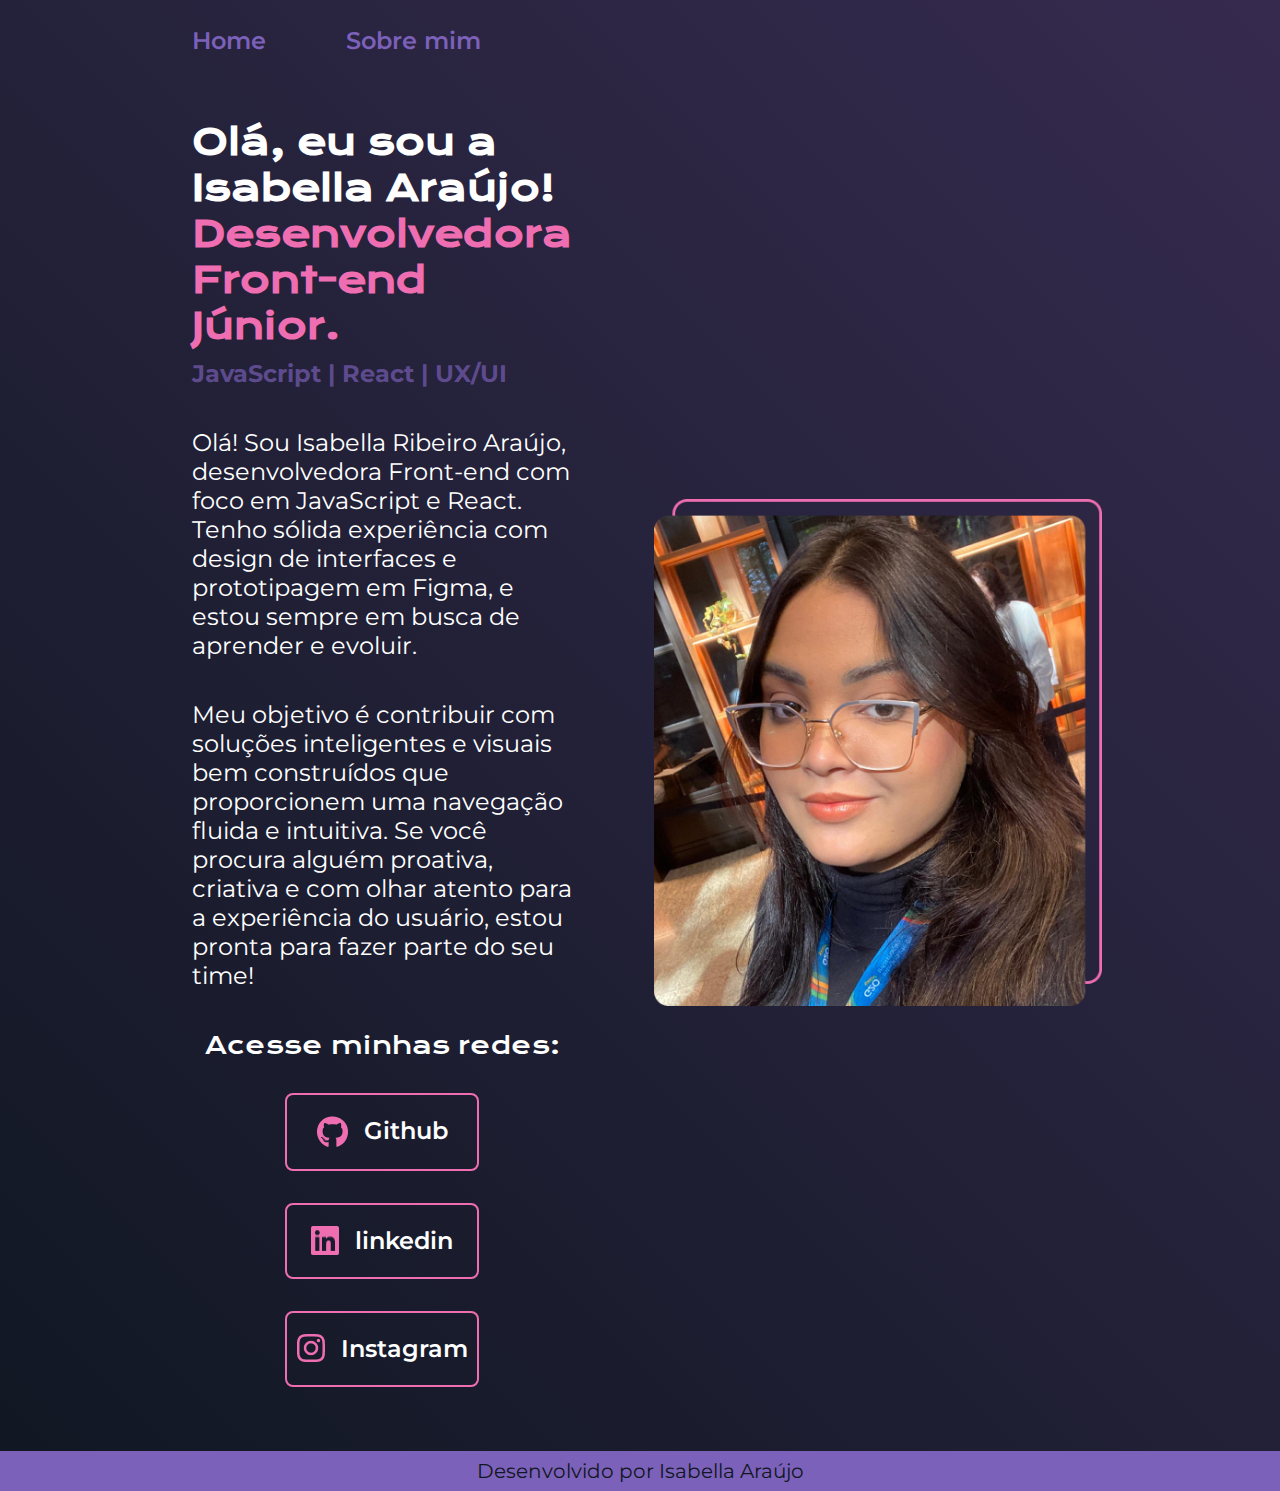
<file: index.html>
<!DOCTYPE html>
<html lang="pt-br">

<head>
    <meta charset="UTF-8">
    <meta http-equiv="X-UA-Compatible" content="IE=edge">
    <meta name="viewport" content="width=device-width, initial-scale=1.0">
    <title>Portifolio</title>
    <link rel="stylesheet" href="./styles/style.css">
</head>

<body>
    <header class="cabecalho">
        <nav class="cabecalho__menu">
            <a class="cabecalho__menu__link" href="index.html">Home</a>
            <a class="cabecalho__menu__link" href="about.html">Sobre mim</a>
        </nav>
    </header>
    <main class="apresentacao">
        <section class="apresentacao__conteudo">
            <div class="apresentacao__titulos">
            <h1 class="apresentacao__conteudo__titulo">Olá, eu sou a Isabella Araújo! <strong 
            class="titulo-destaque">Desenvolvedora Front-end Júnior.
            </strong></h1>
            <h2 class="apresentacao__conteudo__subtitulo">JavaScript | React | UX/UI</h2>
            </div>
            <p class="apresentacao__conteudo__texto">Olá! Sou Isabella Ribeiro Araújo, desenvolvedora Front-end com foco em JavaScript e React. Tenho sólida experiência com design de interfaces e prototipagem em Figma, e estou sempre em busca de aprender e evoluir.</p>
            
            <p class="apresentacao__conteudo__texto">Meu objetivo é contribuir com soluções inteligentes e visuais bem construídos que proporcionem uma navegação fluida e intuitiva. Se você procura alguém proativa, criativa e com olhar atento para a experiência do usuário, estou pronta para fazer parte do seu time!</p>
            <div class="apresentacao__links">
                <h2 class="apresentacao__links__subtitulo">Acesse minhas redes:</h2>
                <a class="apresentacao__links__navegacao" href="https://github.com/isarbrj">
                    <img src="./assets/github.png">
                    Github
                </a>
                <a class="apresentacao__links__navegacao" href="https://www.linkedin.com/in/isabellararaujo/">
                    <img src="./assets/linkedin.png">
                    linkedin
                </a>
                <a class="apresentacao__links__navegacao" href="https://www.instagram.com/isaaraujodesign/">
                    <img src="./assets/instagram.png">
                    Instagram
                </a>
            </div>
        </section>
        <img class="apresentacao__imagem" src="./assets/imagem.png" alt="Foto da Joana Santos programando">
    </main>
    <footer class="rodape">
        <p>Desenvolvido por Isabella Araújo</p>
    </footer>
</body>

</html>
</file>
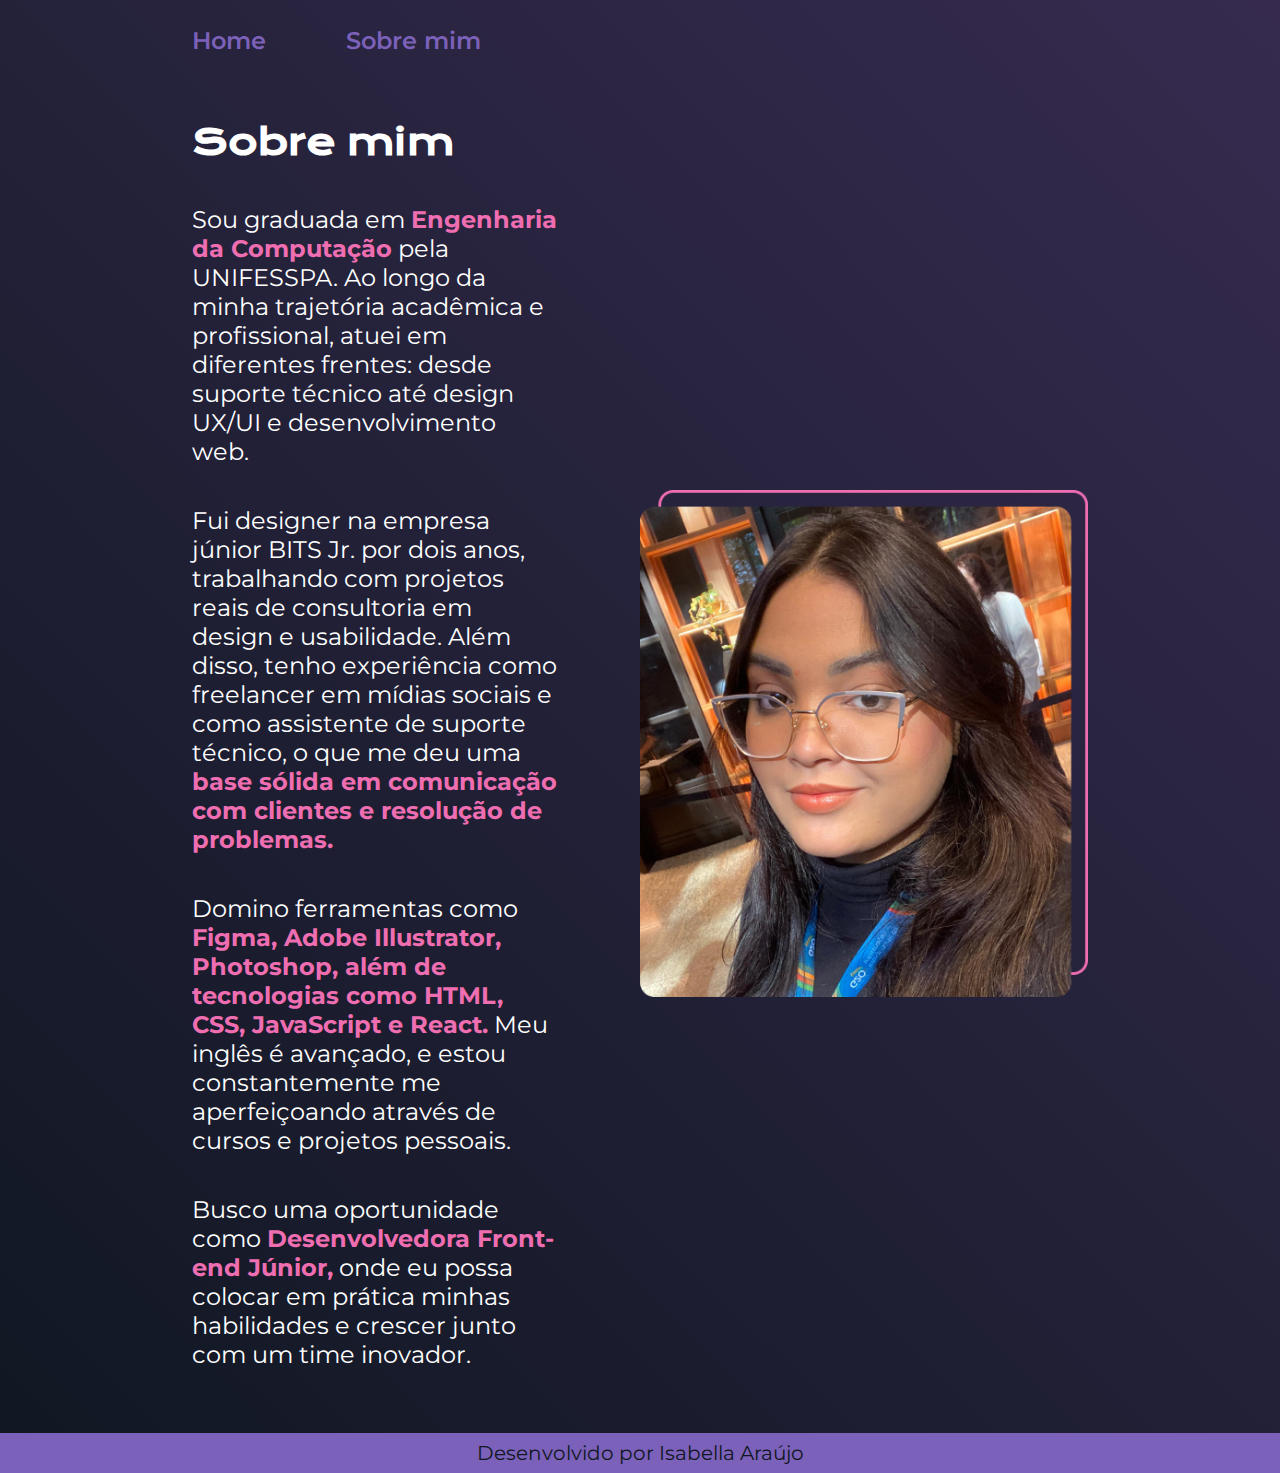
<file: about.html>
<!DOCTYPE html>
<html lang="pt-br">

<head>
    <meta charset="UTF-8">
    <meta http-equiv="X-UA-Compatible" content="IE=edge">
    <meta name="viewport" content="width=device-width, initial-scale=1.0">
    <title>Sobre mim</title>
    <link rel="stylesheet" href="./styles/style.css">
</head>

<body>
    <header class="cabecalho">
        <nav class="cabecalho__menu">
            <a class="cabecalho__menu__link" href="index.html">Home</a>
            <a class="cabecalho__menu__link" href="about.html">Sobre mim</a>
        </nav>
    </header>

    <main class="apresentacao">
        <section class="apresentacao__conteudo">
            <h1 class="apresentacao__conteudo__titulo">Sobre mim</h1>
            <p class="apresentacao__conteudo__texto">Sou graduada em <span style="color: #ef6eb1; font-weight: bold;">Engenharia da Computação</span> pela UNIFESSPA. Ao longo da minha trajetória acadêmica e profissional, atuei em diferentes frentes: desde suporte técnico até design UX/UI e desenvolvimento web.
            </p>
            <p class="apresentacao__conteudo__texto">
                Fui designer na empresa júnior BITS Jr. por dois anos, trabalhando com projetos reais de consultoria em design e usabilidade. Além disso, tenho experiência como freelancer em mídias sociais e como assistente de suporte técnico, o que me deu uma <span style="color: #ef6eb1; font-weight: bold;">base sólida em comunicação com clientes e resolução de problemas.</span>        
            </p>

            <p class="apresentacao__conteudo__texto">
                Domino ferramentas como <span style="color: #ef6eb1; font-weight: bold;">Figma, Adobe Illustrator, Photoshop, além de tecnologias como HTML, CSS, JavaScript e React.</span> Meu inglês é avançado, e estou constantemente me aperfeiçoando através de cursos e projetos pessoais.        
            </p>

            <p class="apresentacao__conteudo__texto">
                Busco uma oportunidade como <span style="color: #ef6eb1; font-weight: bold;">Desenvolvedora Front-end Júnior,</span> onde eu possa colocar em prática minhas habilidades e crescer junto com um time inovador.     
            </p>
        </section>
        <img class="apresentacao__imagem" src="./assets/imagem.png" alt="Foto da Joana Santos programando">
    </main>

    <footer class="rodape">
        <p>Desenvolvido por Isabella Araújo</p>
    </footer>
</body>

</html>
</file>
<file: styles/style.css>
@import url('https://fonts.googleapis.com/css2?family=Krona+One&family=Montserrat:wght@400;600&display=swap');

:root {
    --cor-primaria: #101722;
    --cor-secundaria: #fff;
    --cor-terciaria: #ef6eb1;
    --cor-quarternaria: #7c61ba;
    --cor-hover: #00000053;

    --fonte-primaria: 'Krona One', sans-serif;
    --fonte-secundaria: 'Montserrat', sans-serif;
}
*{
    margin: 0;
    padding: 0;
}

body{
    box-sizing: border-box;
    background: #101722;
    background: linear-gradient(45deg, rgba(16, 23, 34, 1) 0%, rgba(54, 43, 79, 1) 100%);
    color: var(--cor-secundaria);
}
.cabecalho{
    padding: 2% 0% 0% 15%;
}
.cabecalho__menu{
    display: flex;
    gap: 80px;
}
.cabecalho__menu__link{
    font-family: var(--fonte-secundaria);
    font-size: 1.5rem;
    font-weight: 600;
    color: var(--cor-quarternaria);
    text-decoration: none;
}

.cabecalho__menu__link:hover{
    color: var(--cor-terciaria);
}

.apresentacao{
    padding: 5% 15%;
    display: flex;
    align-items: center;
    justify-content: space-between;
    gap: 82px;
}
.apresentacao__conteudo{
    width: 50%;
    display: flex;
    flex-direction: column;
    gap: 40px;
}

.apresentacao__titulos{
    display: flex;
    flex-direction: column;
    gap: 10px;
}

.apresentacao__conteudo__titulo{
    font-size: 2.25rem;
    font-family: var(--fonte-primaria);
}

.apresentacao__conteudo__subtitulo{
    font-size: 1.5rem;
    font-family: var(--fonte-secundaria);
    color: #7c61baa7;
}

.titulo-destaque{
    color: var(--cor-terciaria);
}
.apresentacao__conteudo__texto{
    font-size: 1.5rem;
    font-family: var(--fonte-secundaria);
}

.texto__destacado{
    font-size: 1.5rem;
    font-family: var(--fonte-secundaria);
    color: var(--cor-terciaria);
}

.apresentacao__links{
    display: flex;
    flex-direction: column;
    justify-content: space-between;
    align-items: center;
    gap: 32px;
}
.apresentacao__links__subtitulo{
    font-family: var(--fonte-primaria);
    font-weight: 400;
    font-size: 1.5rem;
}
.apresentacao__links__navegacao{
    display: flex;
    justify-content: center;
    gap: 16px;
    border: 2px solid var(--cor-terciaria);
    width: 50%;
    text-align: center;
    border-radius: 8px;
    font-size: 1.5rem;
    font-weight: 600;
    padding: 21.5px 0;
    text-decoration: none;
    color: var(--cor-secundaria);
    font-family: var(--fonte-secundaria);
}
.apresentacao__links__navegacao:hover{
    background-color: var(--cor-hover);
}

.apresentacao__imagem{
    width: 50%;
}

.rodape{
    color: var(--cor-primaria);
    background-color: var(--cor-quarternaria);
    padding: 0.5rem;
    text-align: center;
    font-family: var(--fonte-secundaria);
    font-size: 20px;
    font-weight: 400;
}

@media (max-width: 1200px){
    .cabecalho{
        padding: 10%;
    }

    .cabecalho__menu{
        justify-content: center;
    }

    .apresentacao {
        flex-direction: column-reverse;
        padding: 5%;
    }

    .apresentacao__conteudo{
        width: auto;
    }
}
</file>
